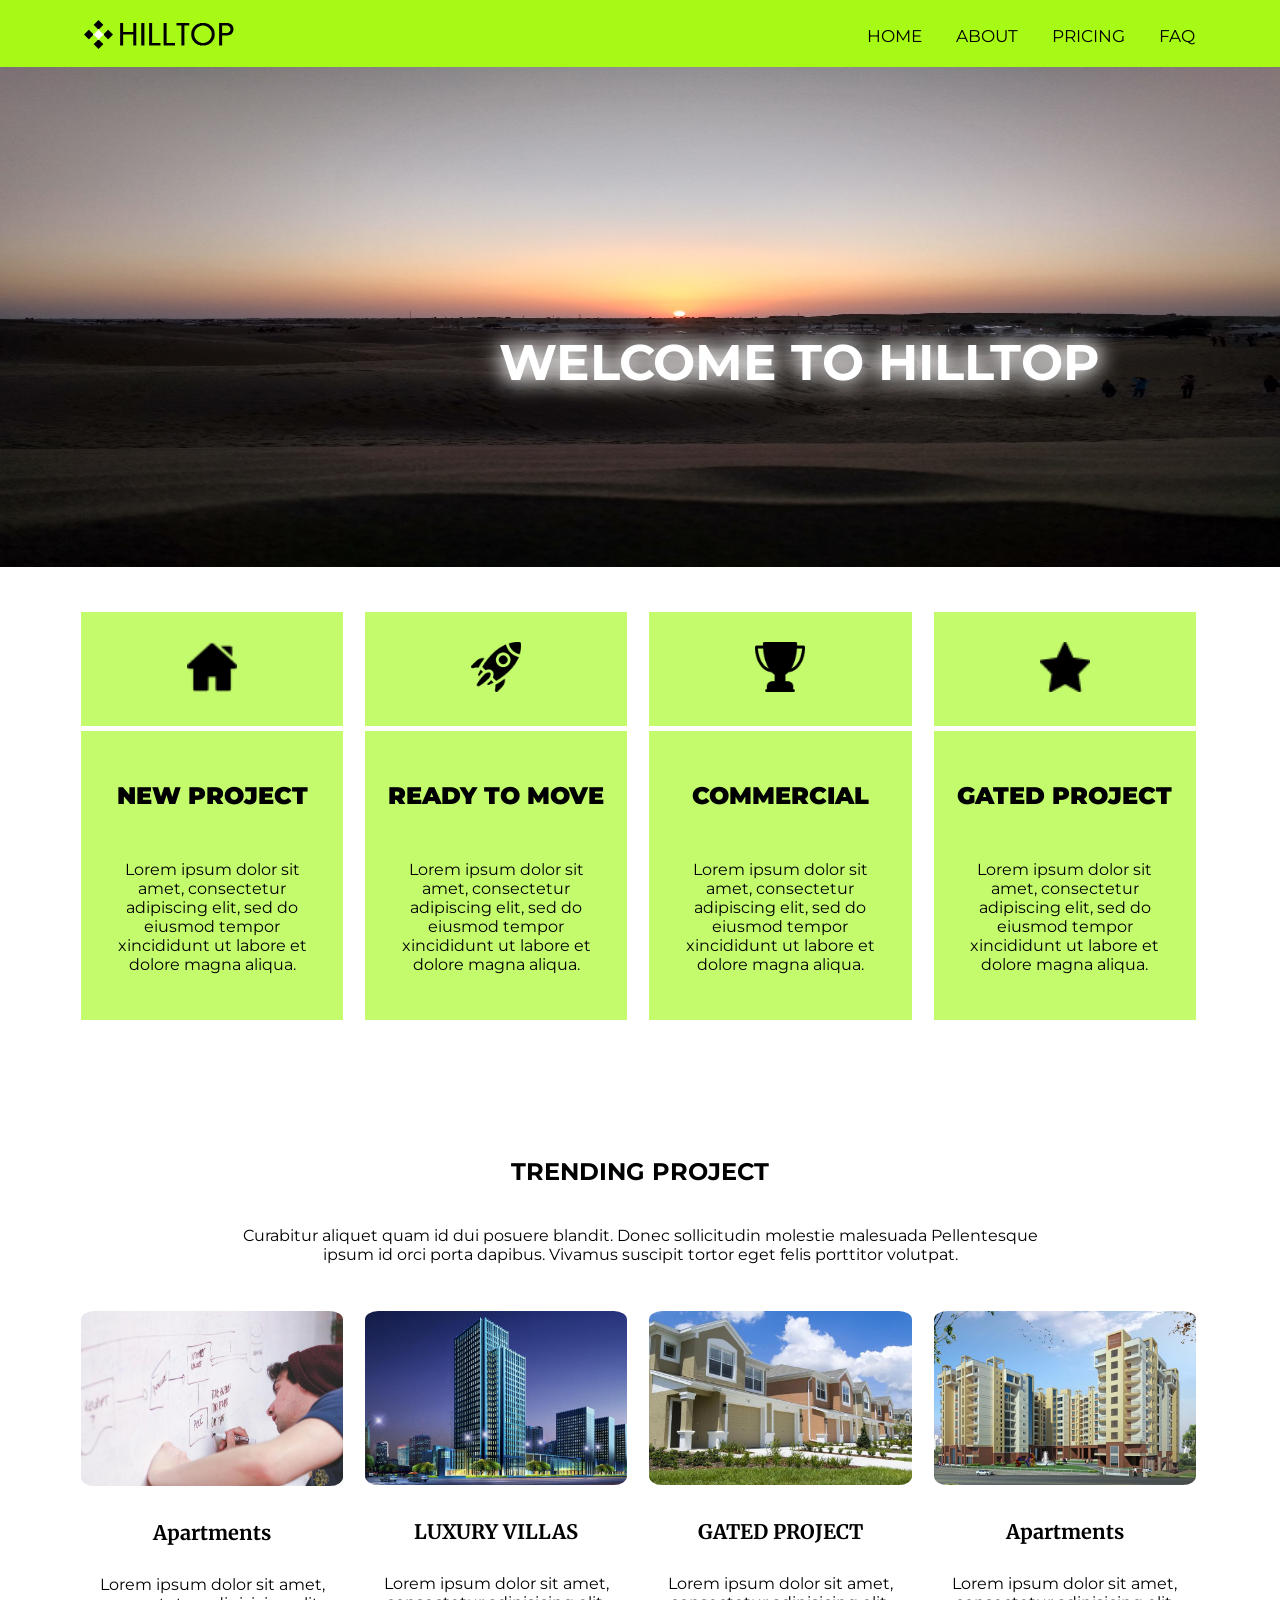
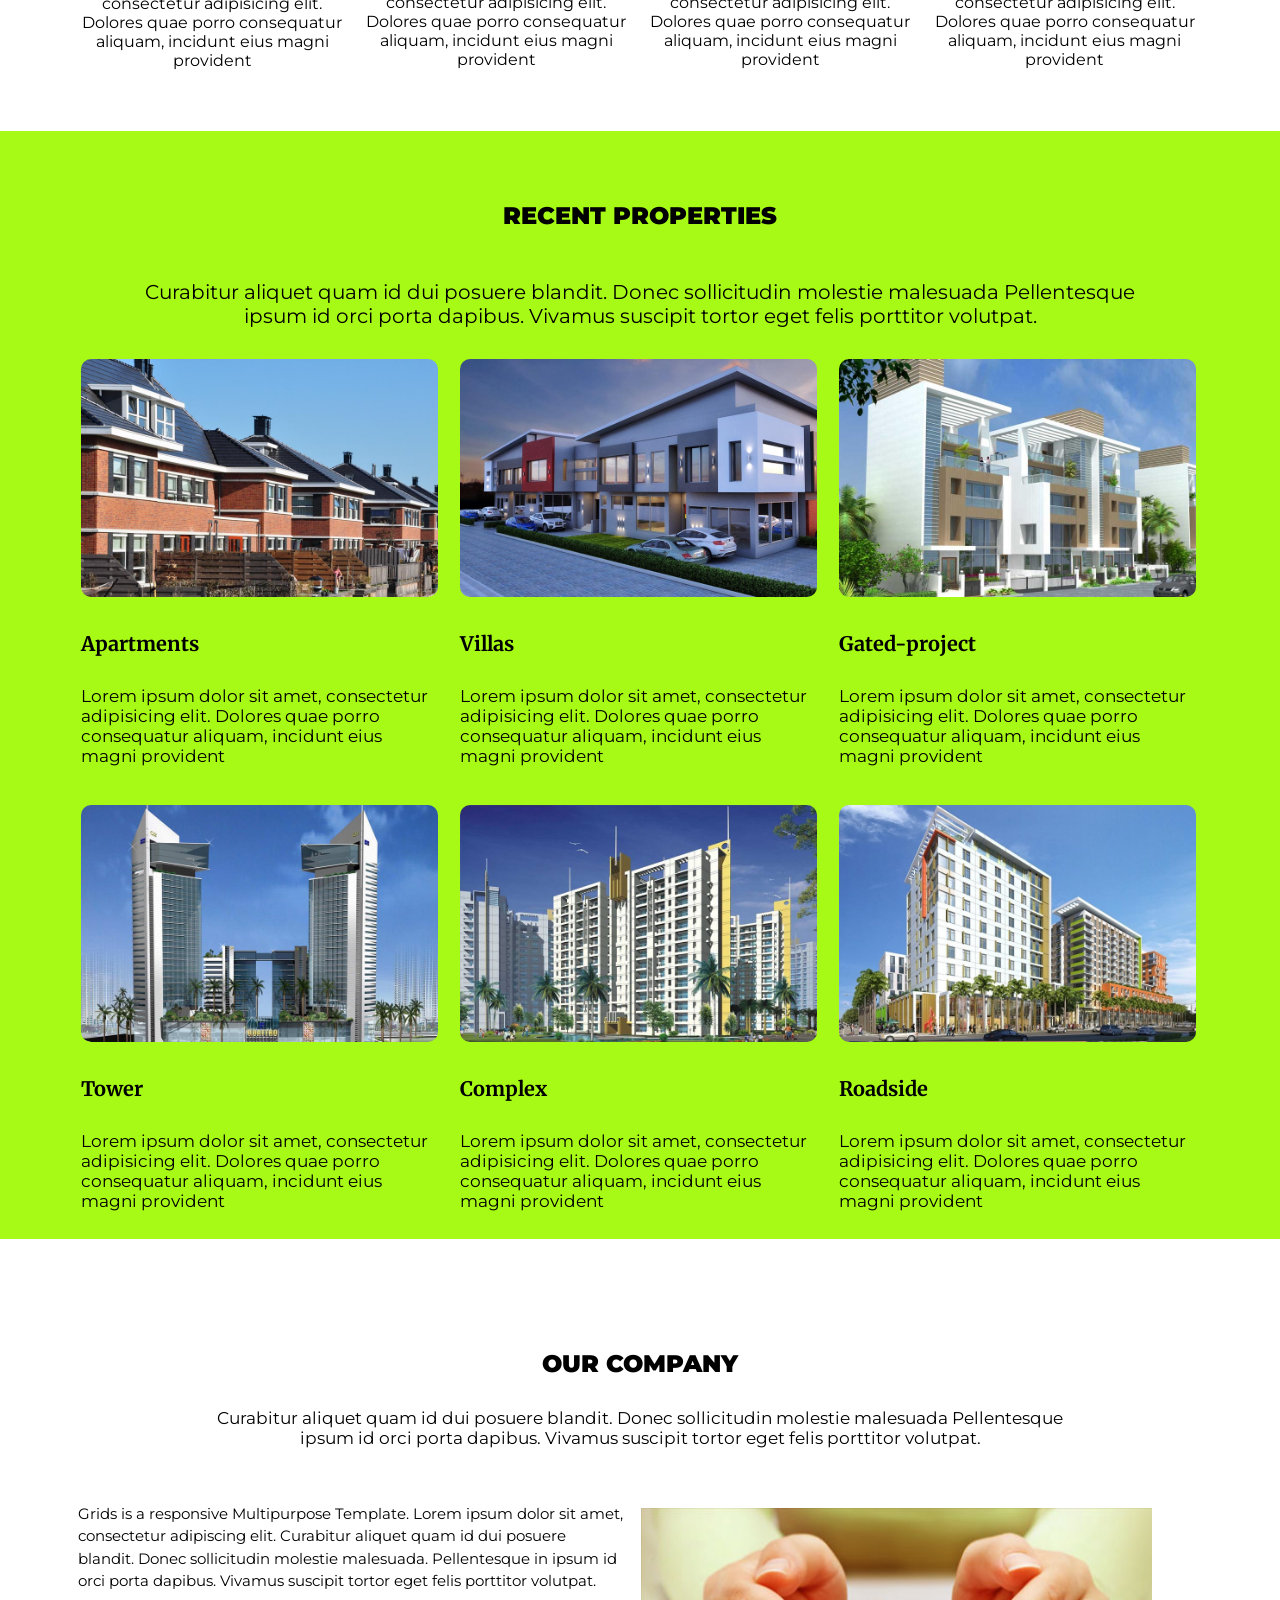
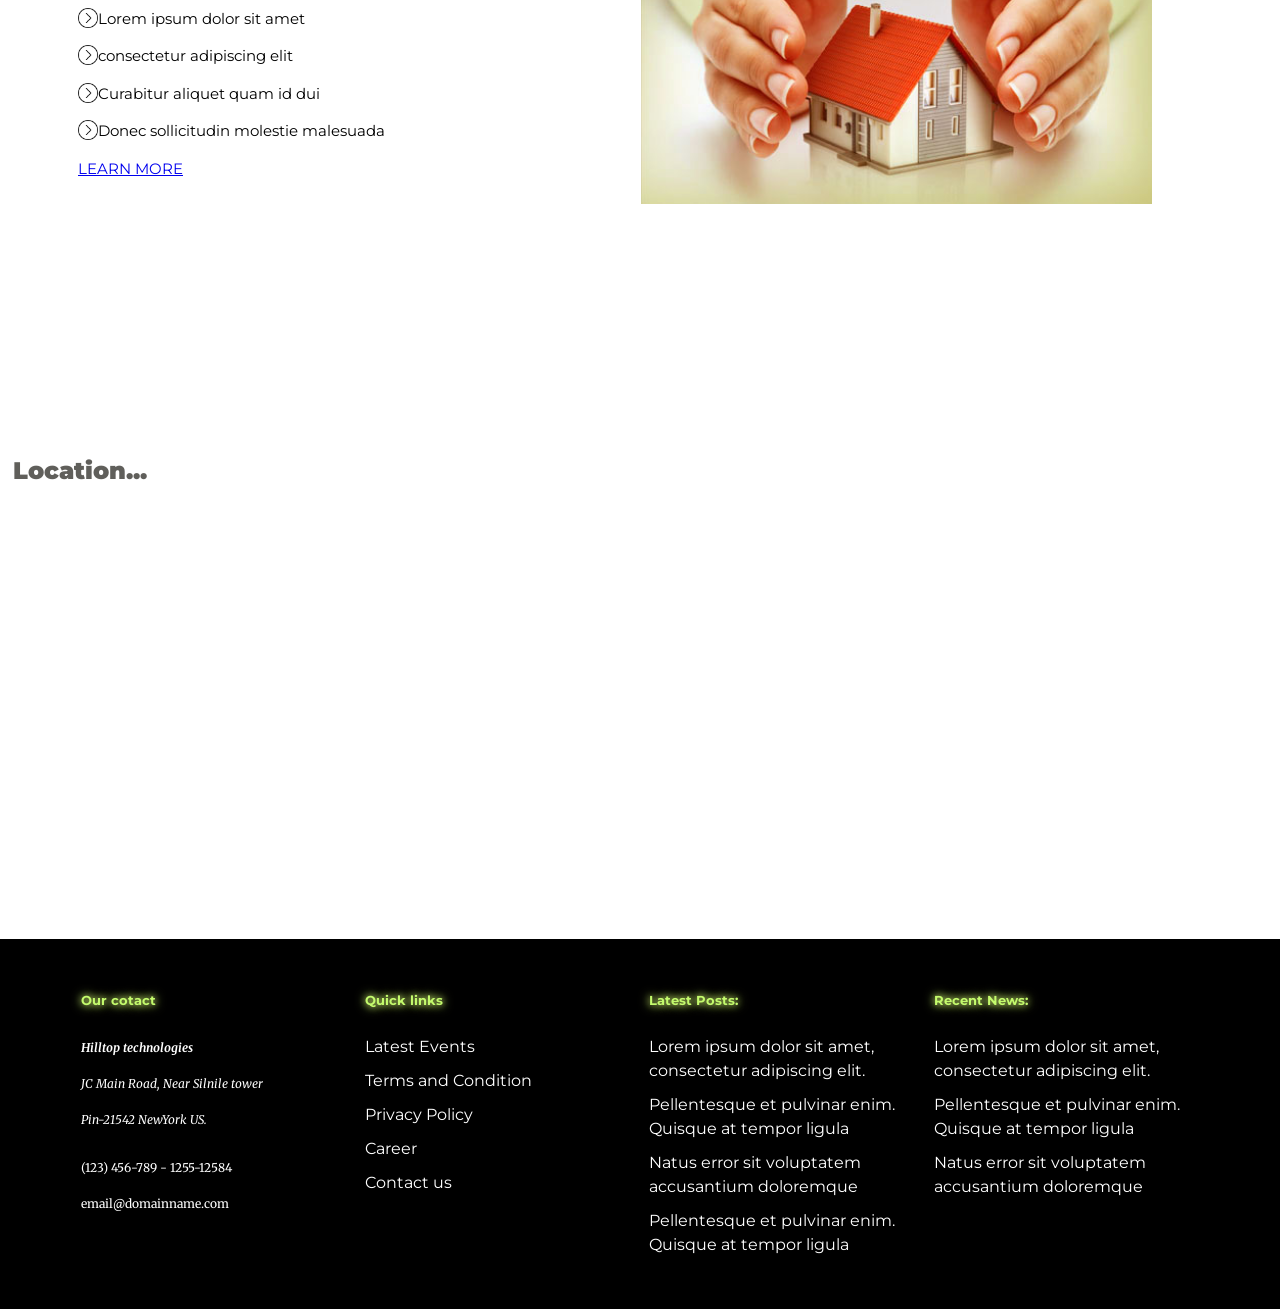
<file: index.html>
<!DOCTYPE html>
<html lang="en">
<head>
    <meta charset="UTF-8">
    <title>Document</title>
    <link rel="stylesheet" href="css/Hilltop.css">
    <link rel="preconnect" href="https://fonts.googleapis.com">
<link rel="preconnect" href="https://fonts.gstatic.com" crossorigin>
<link href="https://fonts.googleapis.com/css2?family=Merriweather&family=
Montserrat&family=Ubuntu&display=swap" rel="stylesheet">
</head>
<body>
    
    <header>
        <div class="wrap">
            <div class="main-header clearflix">
                <div class="left">
                    <img src="image/Logo.png" alt="Company Logo">
                </div>
                <div class="right">
                  <ul>
                    <li>
                        <a href="">HOME</a>
                    </li>
                    <li>
                        <a href="">ABOUT</a>
                    </li>
                    <li>
                        <a href="">PRICING</a>
                    </li>
                    <LI>
                        <a href="">FAQ</a>
                    </LI>
                  </ul>
                </div>
            </div>
        </div>
    </header>
        <section>
            <div class="banner">
              <img src="image/IMG_20191008_182343_HDR.jpg" alt="banner image">
              <div class="banner-content">
                <h1>WELCOME TO HILLTOP</h1>
              </div>
            </div>
        </section>
        <section class="card-section" id="aboutSection">
            <div class="wrap">
            <div class="row clearflix">
                <div class="column">
                    <img src="image/home-run.png" alt="home-img">
                    <div class="image-border"></div>
                    <h2>NEW PROJECT</h2>
                    <p class="card-para">Lorem ipsum dolor sit amet, 
                        consectetur adipiscing elit, sed do eiusmod tempor 
                        xincididunt ut labore et dolore magna aliqua.</p>
                    </div>
                    <div class="column">
                        <img src="image/rocket.png" alt="rocket-img">
                        <div  class="image-border"></div>
                        <h2>READY TO MOVE</h2>
                        <p class="card-para">Lorem ipsum dolor sit amet, 
                            consectetur adipiscing elit, sed do eiusmod tempor 
                            xincididunt ut labore et dolore magna aliqua.</p>
                    </div>
                    <div class="column">
                        <img src="image/cup.png" alt="cup-img">
                        <div  class="image-border"></div>
                        <h2>COMMERCIAL</h2>
                        <p class="card-para">Lorem ipsum dolor sit amet, 
                            consectetur adipiscing elit, sed do eiusmod tempor 
                            xincididunt ut labore et dolore magna aliqua.</p>
                    </div>
                    <div class="column">
                        <img src="image/star.png" alt="star-img">
                        <div  class="image-border"></div>
                        <h2>GATED PROJECT</h2>
                        <p class="card-para">Lorem ipsum dolor sit amet, 
                            consectetur adipiscing elit, sed do eiusmod tempor 
                            xincididunt ut labore et dolore magna aliqua.</p>
                    </div>
                </div>
            </div>
        </section>
        <section class="extra">
            <div class="wrap">
                <div class="section-title">
                <h2 class="section-heading">TRENDING PROJECT</h2>
                <p class="section-para">
                    Curabitur aliquet quam id dui posuere blandit. 
                    Donec sollicitudin molestie malesuada Pellentesque 
                    <br>
                    ipsum id orci porta dapibus. 
                    Vivamus suscipit tortor eget felis porttitor volutpat.
                </p>
                <div class="row clearflix">
                    <div class="section-column">
                        <img class="img-section-trending" 
                        src="image/Logic.jpg" alt="section-trending-img-1">

                        <h3 class="image-heading">Apartments</h3>
                        <p class="image-content">
                            Lorem ipsum dolor sit amet, 
                            consectetur adipisicing elit. 
                            Dolores quae porro consequatur aliquam, 
                            incidunt eius magni provident</p>
                      </div>
                      <div class="section-column">
                        <img class="img-section-trending" 
                        src="image/Luxury Villas.jpg" alt="section-trending-img-1">
                        <h3 class="image-heading">LUXURY VILLAS</h3>
                        <p class="image-content">Lorem ipsum dolor sit amet, 
                            consectetur adipisicing elit. Dolores quae porro 
                            consequatur aliquam, incidunt eius magni provident</p>
                      </div>
                      <div class="section-column">
                        <img class="img-section-trending" 
                        src="image/Bari.jpg" alt="section-trending-img-1">
                        <h3 class="image-heading">GATED PROJECT</h3>
                        <p class="image-content">Lorem ipsum dolor sit amet, 
                            consectetur adipisicing elit. Dolores quae porro 
                            consequatur aliquam, incidunt eius magni provident</p>
                      </div>
                      <div class="section-column">
                        <img class="img-section-trending" 
                        src="image/complex-1.jpg" alt="section-trending-img-1">
                        <h3 class="image-heading">Apartments</h3>
                        <p class="image-content">Lorem ipsum dolor sit amet, 
                            consectetur adipisicing elit. Dolores quae porro 
                            consequatur aliquam, incidunt eius magni provident</p>
                      </div>
                </div>
            </div>
            </div>
        </section>
        <section id="property">
            <div class="wrap">
                <div class="description">
                    <h2 class="property-heading">RECENT PROPERTIES</h2>
                        <p class="property-para">
                            Curabitur aliquet quam id dui posuere blandit. 
                            Donec sollicitudin molestie malesuada Pellentesque
                            <br>
                            ipsum id orci porta dapibus. Vivamus suscipit 
                            tortor eget felis porttitor volutpat.
                          </p>
                    </div>
                    <div class="properti-row clearflix">
                        <div class="property-column">
                            <img class="property-image" 
                            src="image/Apartment.jpg" alt="Apartment's img">
                            <h3>Apartments</h3>
                            <p class="property-row-para">Lorem ipsum dolor sit amet, 
                                consectetur adipisicing elit. Dolores quae porro 
                                consequatur aliquam, incidunt eius magni provident</p>
                          </div>
                          <div class="property-column">
                            <img class="property-image" src="image/Villas.jpg" 
                            alt="Apartment's img">
                            <h3>Villas</h3>
                            <p class="property-row-para">Lorem ipsum dolor sit amet, 
                                consectetur adipisicing elit. Dolores quae porro 
                                consequatur aliquam, incidunt eius magni provident</p>
                          </div>
                          <div class="property-column">
                            <img class="property-image" 
                            src="image/Gated Projects.jpg" alt="Apartment's img">
                            <h3>Gated-project</h3>
                            <p class="property-row-para">Lorem ipsum dolor sit amet, 
                                consectetur adipisicing elit. Dolores quae porro 
                                consequatur aliquam, incidunt eius magni provident</p>
                            </div>
                    <div class="property-row clearfix">
                        <div class="property-column">
                          <img class="property-image" src="image/Tower.jpg" 
                          alt="Apartment's img">
                          <h3>Tower</h3>
                          <p class="property-row-para">Lorem ipsum dolor sit amet, 
                            consectetur adipisicing elit. Dolores quae porro 
                            consequatur aliquam, incidunt eius magni provident</p>
              
                        </div>
              
                        <div class="property-column">
                          <img class="property-image" src="image/Complex.jpg" 
                          alt="Apartment's img">
                          <h3>Complex</h3>
                          <p class="property-row-para">Lorem ipsum dolor sit amet, 
                            consectetur adipisicing elit. Dolores quae porro 
                            consequatur aliquam, incidunt eius magni provident</p>
              
                        </div>
              
                        <div class="property-column">
                          <img class="property-image" src="image/Roadside.jpg" 
                          alt="Apartment's img">
                          <h3>Roadside</h3>
                          <p class="property-row-para">Lorem ipsum dolor sit amet,
                             consectetur adipisicing elit. Dolores quae porro 
                             consequatur aliquam, incidunt eius magni provident</p>
                        </div>
                      </div>
                    </div>
            </div>
        </section>
        <section class="our-company">
            <div class="wrap">
                <div class="company-description">
                    <h2>OUR COMPANY</h2>
                    <p class="company-description-para">
                      Curabitur aliquet quam id dui posuere blandit. 
                      Donec sollicitudin molestie malesuada Pellentesque
                      <br>
                      ipsum id orci porta dapibus. Vivamus suscipit tortor eget 
                      felis porttitor volutpat.
                    </p>
          
                  </div>
                  <div class="our-company-row clearflix">
                    <div class="our-company-column">
                        <div class="about-text">
                            <p>Grids is a responsive Multipurpose Template. 
                                Lorem ipsum dolor sit amet, consectetur adipiscing elit.
                                Curabitur aliquet quam id dui posuere blandit. 
                                Donec sollicitudin molestie malesuada.
                                Pellentesque in ipsum id orci porta dapibus. 
                                Vivamus suscipit tortor eget felis porttitor 
                                volutpat.</p>
                                <ul class="list">
                                    <li>
                                      <img class="arrow-point" src="image/right.png" 
                                      alt="arrow-img">
                                      <p class="points">Lorem ipsum 
                                        dolor sit amet</p>
                    
                                    </li>
                                    <li>
                                      <img class="arrow-point" 
                                      src="image/right.png" alt="arrow-img">
                                      <p class="points">consectetur 
                                        adipiscing elit</p>
                    
                                    </li>
                                    <li>
                                      <img class="arrow-point" 
                                      src="image/right.png" alt="arrow-img">
                                      <p class="points">Curabitur aliquet 
                                        quam id dui</p>
                    
                                    </li>
                                    <li>
                                      <img class="arrow-point" 
                                      src="image/right.png" alt="arrow-img">
                                      <p class="points">Donec sollicitudin 
                                        molestie malesuada</p>
                    
                                    </li>
                                    <li><a href="#" class="myButton">
                                        LEARN MORE</a></li>
                                  </ul>
                        </div>
                    </div>
                    <div class="our-company-column">
                        <img class="our-company-image" src="image/Company.jpg" 
                        alt="our-company-image">
                    </div>
                  </div>
            </div>
        </section>
        <!-- Google map -->
        <section class="map">
            <h2 class="location">Location...</h2>
            <iframe src="https://www.google.com/maps/embed?pb=!1m18!1m12!1m3!1d2595.4629681318183!2d88.4288099157112!3d22.575497459601998!2m3!1f0!2f0!3f0!3m2!1i1024!2i768!4f13.1!3m3!1m2!1s0x3a0275b0941c4b39%3A0xeac679d61b1f6e92!2sBengal%20Eco%20Intelligent%20Park%2C%20EM%20Block%2C%20Sector%20V%2C%20Bidhannagar%2C%20Kolkata%2C%20West%20Bengal%20700091!5e0!3m2!1sen!2sin!4v1666179657044!5m2!1sen!2sin" width="100%" height="450" style="border:0;" allowfullscreen="" loading="lazy" referrerpolicy="no-referrer-when-downgrade"></iframe>

        </section>
        <footer class="footer-background">
            <div class="wrap">
                <div class="row-footer clearflix">
                    <div class="column-footer">
                        <h5>Our cotact</h5>
                        <address class="company-address">
                            <strong>Hilltop technologies</strong>
                            <br>
                            JC Main Road, Near Silnile tower
                            <br>
                            Pin-21542 NewYork US.
              
                          </address>
                          <p class="company-phone">
                            (123) 456-789 - 1255-12584
                            <br>
                            email@domainname.com
                          </p>
                    </div>
                    <div class="column-footer">
                        <h5>Quick links</h5>
                        <ul class="footer-list">
                            <li class="list-item">
                                <a class="footer-links" href="#">Latest Events</a>
                            </li>
                            <li class="list-item">
                                <a class="footer-links" href="#">Terms and Condition</a>
                            </li>
                            <li class="list-item">
                                <a class="footer-links" href="#">Privacy Policy</a>
                            </li>
                            <li class="list-item">
                                <a class="footer-links" href="#">Career</a>
                            </li>
                            <li class="list-item">
                                <a class="footer-links" href="#">Contact us</a>
                            </li>
                        </ul>
                    </div>
                    <div class="column-footer">
                        <h5>Latest Posts:</h5>
                        <ul class="footer-list">
                          <li class="list-item">
                            <a class="footer-links" href="#">Lorem ipsum dolor sit 
                                amet, consectetur adipiscing elit.</a>
                          </li>
                          <li class="list-item">
                            <a class="footer-links" href="#">Pellentesque et 
                                pulvinar enim. Quisque at tempor ligula</a>
                          </li>
                          <li class="list-item">
                            <a class="footer-links" href="#">Natus error sit 
                                voluptatem accusantium doloremque</a>
                          </li>
                          <li class="list-item">
                            <a class="footer-links" href="#">Pellentesque et 
                                pulvinar enim. Quisque at tempor ligula</a>
                          </li>
                        </ul>
            
                      </div>
                      <div class="column-footer">
                        <h5>Recent News:</h5>
                        <ul class="footer-list">
                          <li class="list-item">
                            <a class="footer-links" href="#">Lorem ipsum dolor sit 
                                amet, consectetur adipiscing elit.</a>
                          </li>
                          <li class="list-item">
                            <a class="footer-links" href="#">Pellentesque et pulvinar 
                                enim. Quisque at tempor ligula</a>
                          </li>
                          <li class="list-item">
                            <a class="footer-links" href="#">Natus error sit 
                                voluptatem accusantium doloremque</a>
                          </li>
                        </ul>
            
                      </div>
                </div>
            </div>
        </footer>
    
    
</body>
</html>
</file>
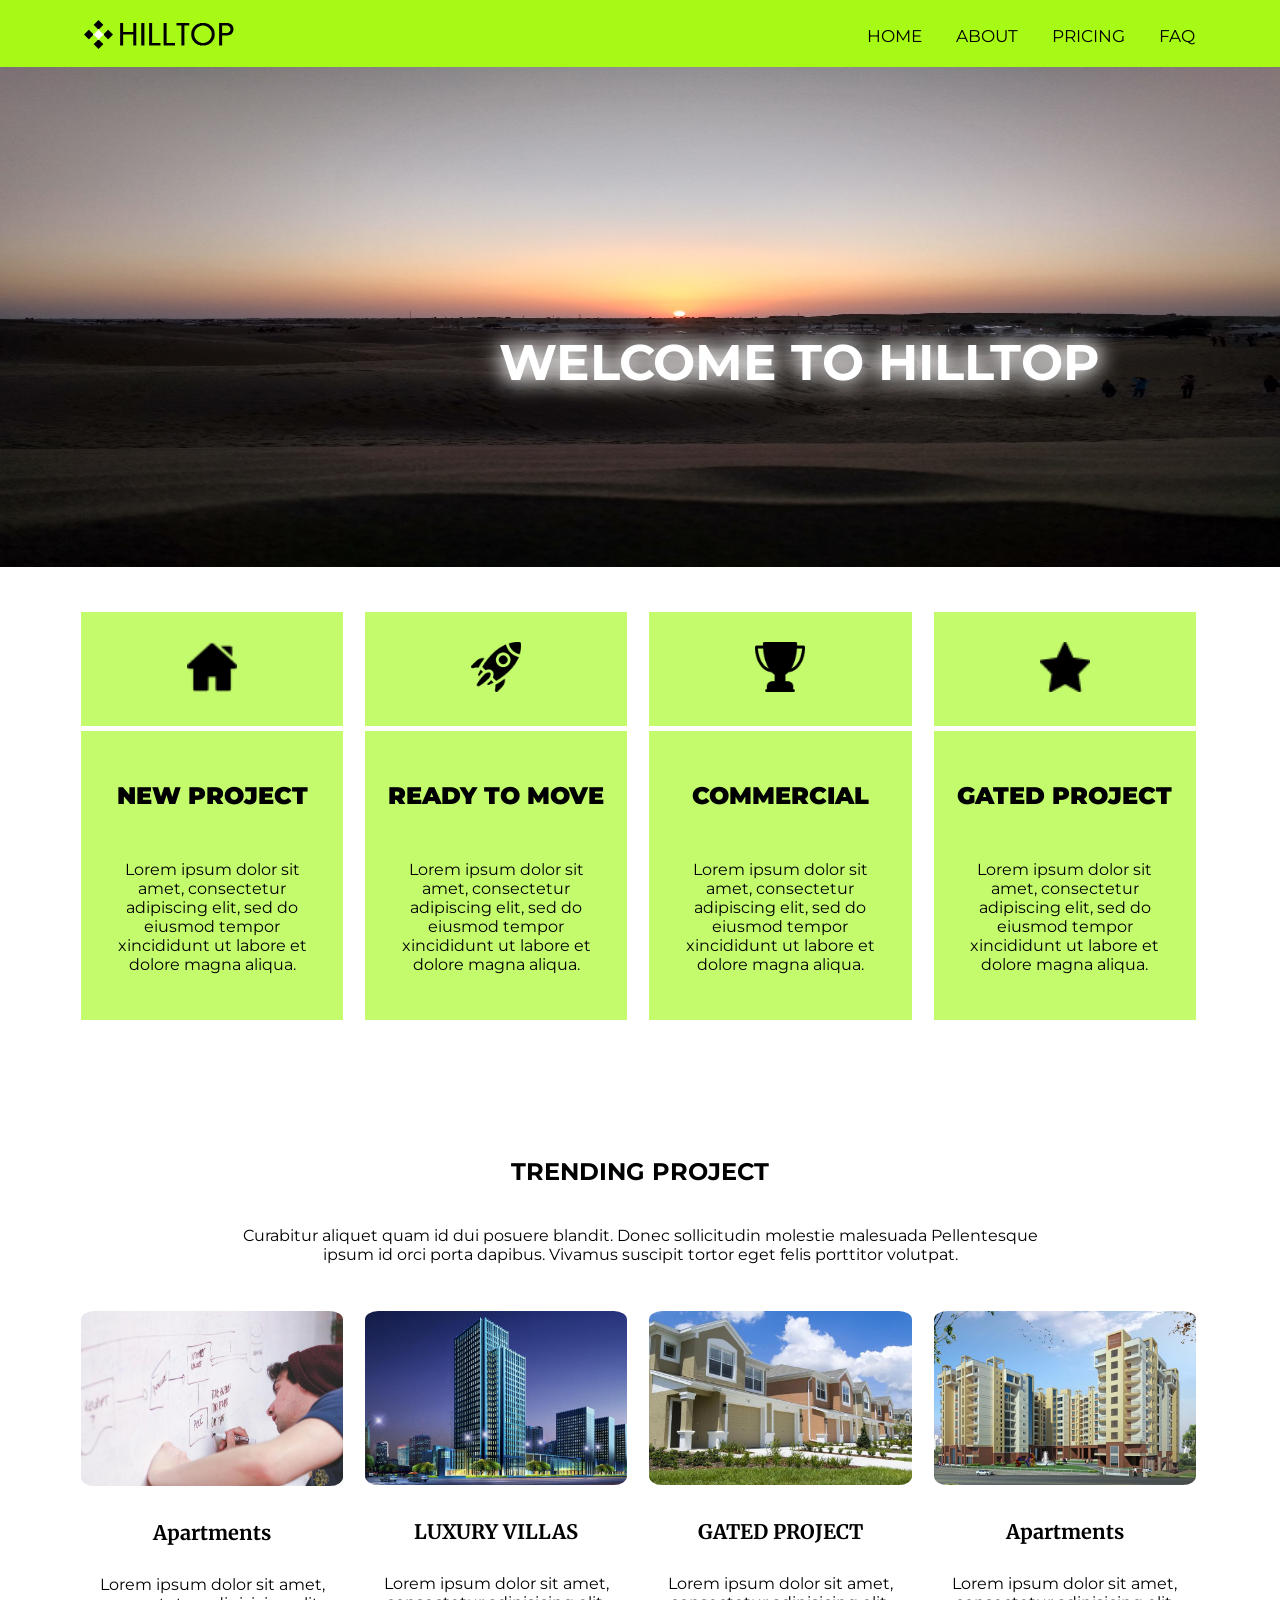
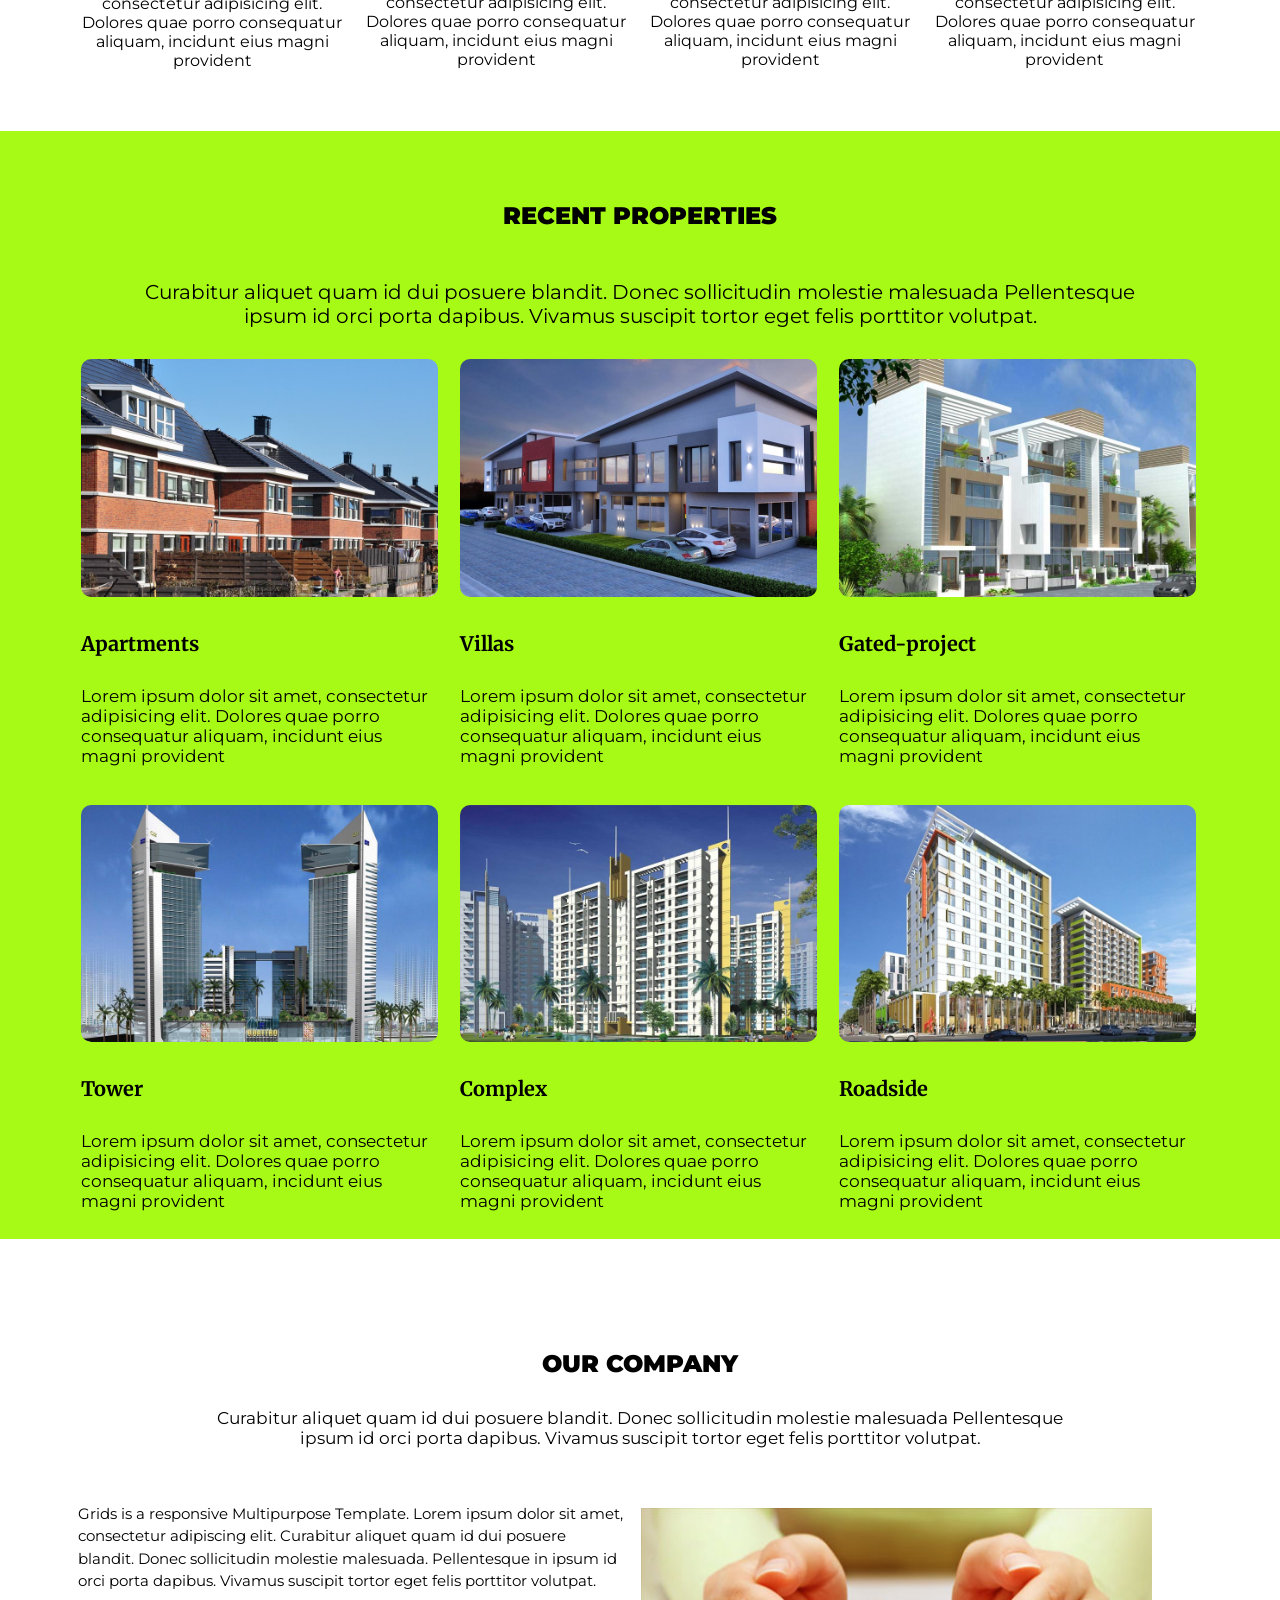
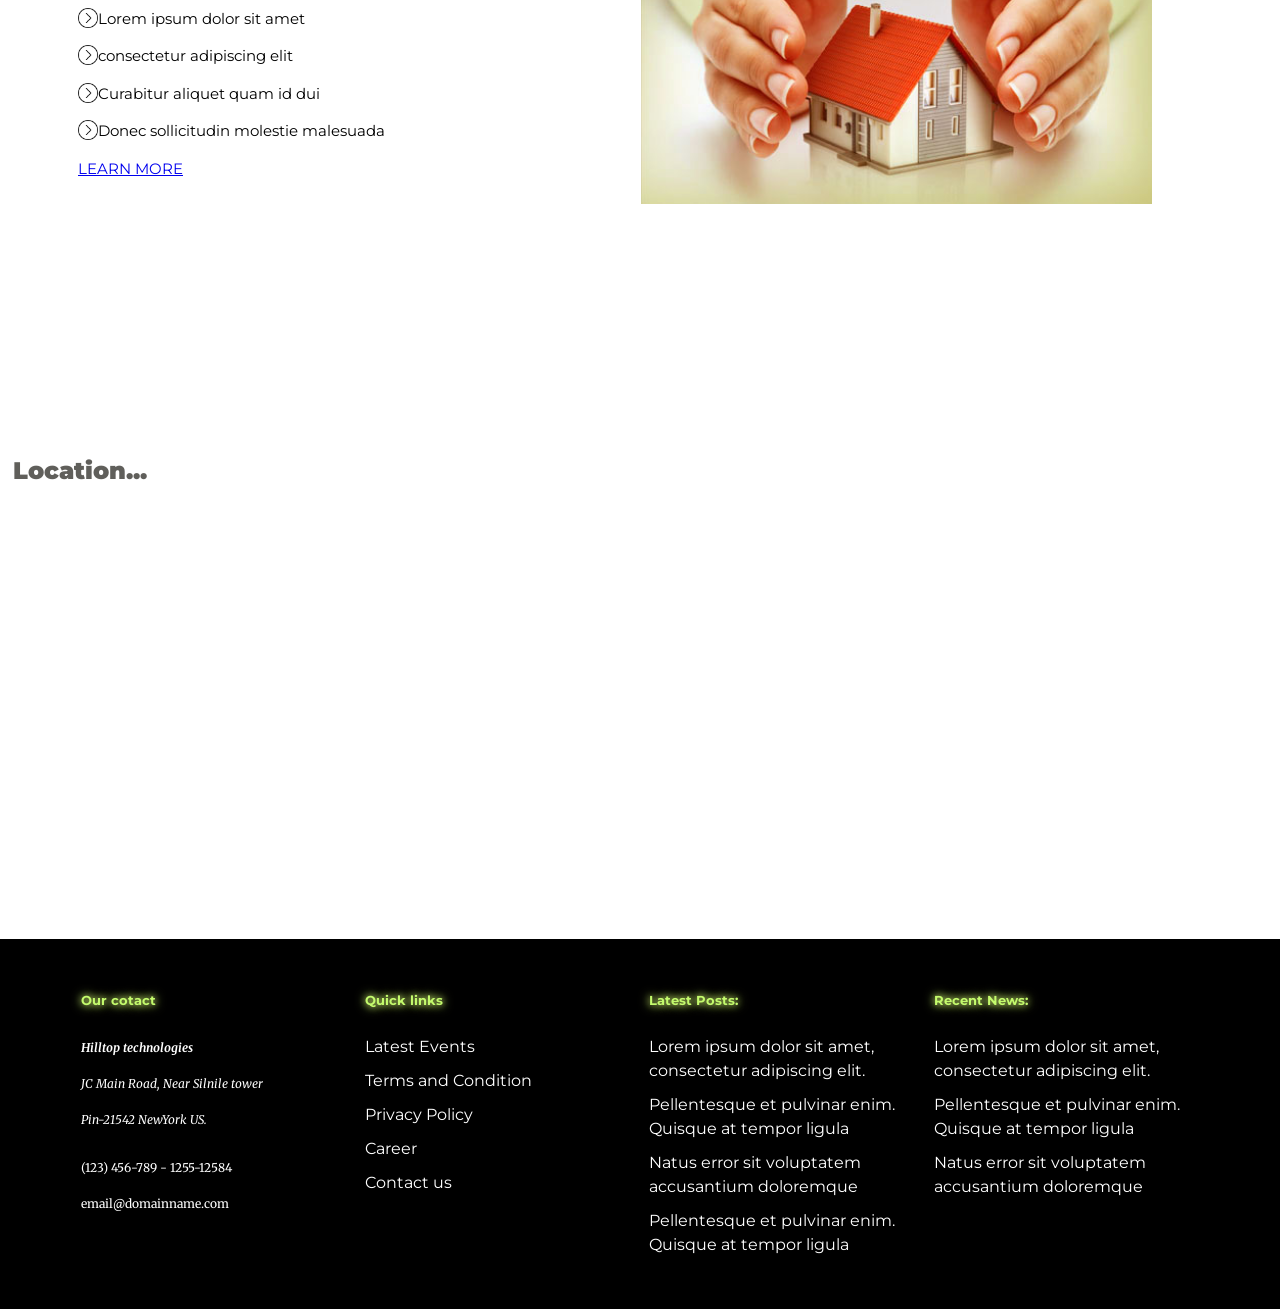
<file: Hilltop.html>
<!DOCTYPE html>
<html lang="en">
<head>
    <meta charset="UTF-8">
    <title>Document</title>
    <link rel="stylesheet" href="css/Hilltop.css">
    <link rel="preconnect" href="https://fonts.googleapis.com">
<link rel="preconnect" href="https://fonts.gstatic.com" crossorigin>
<link href="https://fonts.googleapis.com/css2?family=Merriweather&family=
Montserrat&family=Ubuntu&display=swap" rel="stylesheet">
</head>
<body>
    
    <header>
        <div class="wrap">
            <div class="main-header clearflix">
                <div class="left">
                    <img src="image/Logo.png" alt="Company Logo">
                </div>
                <div class="right">
                  <ul>
                    <li>
                        <a href="">HOME</a>
                    </li>
                    <li>
                        <a href="">ABOUT</a>
                    </li>
                    <li>
                        <a href="">PRICING</a>
                    </li>
                    <LI>
                        <a href="">FAQ</a>
                    </LI>
                  </ul>
                </div>
            </div>
        </div>
    </header>
        <section>
            <div class="banner">
              <img src="image/IMG_20191008_182343_HDR.jpg" alt="banner image">
              <div class="banner-content">
                <h1>WELCOME TO HILLTOP</h1>
              </div>
            </div>
        </section>
        <section class="card-section" id="aboutSection">
            <div class="wrap">
            <div class="row clearflix">
                <div class="column">
                    <img src="image/home-run.png" alt="home-img">
                    <div class="image-border"></div>
                    <h2>NEW PROJECT</h2>
                    <p class="card-para">Lorem ipsum dolor sit amet, 
                        consectetur adipiscing elit, sed do eiusmod tempor 
                        xincididunt ut labore et dolore magna aliqua.</p>
                    </div>
                    <div class="column">
                        <img src="image/rocket.png" alt="rocket-img">
                        <div  class="image-border"></div>
                        <h2>READY TO MOVE</h2>
                        <p class="card-para">Lorem ipsum dolor sit amet, 
                            consectetur adipiscing elit, sed do eiusmod tempor 
                            xincididunt ut labore et dolore magna aliqua.</p>
                    </div>
                    <div class="column">
                        <img src="image/cup.png" alt="cup-img">
                        <div  class="image-border"></div>
                        <h2>COMMERCIAL</h2>
                        <p class="card-para">Lorem ipsum dolor sit amet, 
                            consectetur adipiscing elit, sed do eiusmod tempor 
                            xincididunt ut labore et dolore magna aliqua.</p>
                    </div>
                    <div class="column">
                        <img src="image/star.png" alt="star-img">
                        <div  class="image-border"></div>
                        <h2>GATED PROJECT</h2>
                        <p class="card-para">Lorem ipsum dolor sit amet, 
                            consectetur adipiscing elit, sed do eiusmod tempor 
                            xincididunt ut labore et dolore magna aliqua.</p>
                    </div>
                </div>
            </div>
        </section>
        <section class="extra">
            <div class="wrap">
                <div class="section-title">
                <h2 class="section-heading">TRENDING PROJECT</h2>
                <p class="section-para">
                    Curabitur aliquet quam id dui posuere blandit. 
                    Donec sollicitudin molestie malesuada Pellentesque 
                    <br>
                    ipsum id orci porta dapibus. 
                    Vivamus suscipit tortor eget felis porttitor volutpat.
                </p>
                <div class="row clearflix">
                    <div class="section-column">
                        <img class="img-section-trending" 
                        src="image/Logic.jpg" alt="section-trending-img-1">

                        <h3 class="image-heading">Apartments</h3>
                        <p class="image-content">
                            Lorem ipsum dolor sit amet, 
                            consectetur adipisicing elit. 
                            Dolores quae porro consequatur aliquam, 
                            incidunt eius magni provident</p>
                      </div>
                      <div class="section-column">
                        <img class="img-section-trending" 
                        src="image/Luxury Villas.jpg" alt="section-trending-img-1">
                        <h3 class="image-heading">LUXURY VILLAS</h3>
                        <p class="image-content">Lorem ipsum dolor sit amet, 
                            consectetur adipisicing elit. Dolores quae porro 
                            consequatur aliquam, incidunt eius magni provident</p>
                      </div>
                      <div class="section-column">
                        <img class="img-section-trending" 
                        src="image/Bari.jpg" alt="section-trending-img-1">
                        <h3 class="image-heading">GATED PROJECT</h3>
                        <p class="image-content">Lorem ipsum dolor sit amet, 
                            consectetur adipisicing elit. Dolores quae porro 
                            consequatur aliquam, incidunt eius magni provident</p>
                      </div>
                      <div class="section-column">
                        <img class="img-section-trending" 
                        src="image/complex-1.jpg" alt="section-trending-img-1">
                        <h3 class="image-heading">Apartments</h3>
                        <p class="image-content">Lorem ipsum dolor sit amet, 
                            consectetur adipisicing elit. Dolores quae porro 
                            consequatur aliquam, incidunt eius magni provident</p>
                      </div>
                </div>
            </div>
            </div>
        </section>
        <section id="property">
            <div class="wrap">
                <div class="description">
                    <h2 class="property-heading">RECENT PROPERTIES</h2>
                        <p class="property-para">
                            Curabitur aliquet quam id dui posuere blandit. 
                            Donec sollicitudin molestie malesuada Pellentesque
                            <br>
                            ipsum id orci porta dapibus. Vivamus suscipit 
                            tortor eget felis porttitor volutpat.
                          </p>
                    </div>
                    <div class="properti-row clearflix">
                        <div class="property-column">
                            <img class="property-image" 
                            src="image/Apartment.jpg" alt="Apartment's img">
                            <h3>Apartments</h3>
                            <p class="property-row-para">Lorem ipsum dolor sit amet, 
                                consectetur adipisicing elit. Dolores quae porro 
                                consequatur aliquam, incidunt eius magni provident</p>
                          </div>
                          <div class="property-column">
                            <img class="property-image" src="image/Villas.jpg" 
                            alt="Apartment's img">
                            <h3>Villas</h3>
                            <p class="property-row-para">Lorem ipsum dolor sit amet, 
                                consectetur adipisicing elit. Dolores quae porro 
                                consequatur aliquam, incidunt eius magni provident</p>
                          </div>
                          <div class="property-column">
                            <img class="property-image" 
                            src="image/Gated Projects.jpg" alt="Apartment's img">
                            <h3>Gated-project</h3>
                            <p class="property-row-para">Lorem ipsum dolor sit amet, 
                                consectetur adipisicing elit. Dolores quae porro 
                                consequatur aliquam, incidunt eius magni provident</p>
                            </div>
                    <div class="property-row clearfix">
                        <div class="property-column">
                          <img class="property-image" src="image/Tower.jpg" 
                          alt="Apartment's img">
                          <h3>Tower</h3>
                          <p class="property-row-para">Lorem ipsum dolor sit amet, 
                            consectetur adipisicing elit. Dolores quae porro 
                            consequatur aliquam, incidunt eius magni provident</p>
              
                        </div>
              
                        <div class="property-column">
                          <img class="property-image" src="image/Complex.jpg" 
                          alt="Apartment's img">
                          <h3>Complex</h3>
                          <p class="property-row-para">Lorem ipsum dolor sit amet, 
                            consectetur adipisicing elit. Dolores quae porro 
                            consequatur aliquam, incidunt eius magni provident</p>
              
                        </div>
              
                        <div class="property-column">
                          <img class="property-image" src="image/Roadside.jpg" 
                          alt="Apartment's img">
                          <h3>Roadside</h3>
                          <p class="property-row-para">Lorem ipsum dolor sit amet,
                             consectetur adipisicing elit. Dolores quae porro 
                             consequatur aliquam, incidunt eius magni provident</p>
                        </div>
                      </div>
                    </div>
            </div>
        </section>
        <section class="our-company">
            <div class="wrap">
                <div class="company-description">
                    <h2>OUR COMPANY</h2>
                    <p class="company-description-para">
                      Curabitur aliquet quam id dui posuere blandit. 
                      Donec sollicitudin molestie malesuada Pellentesque
                      <br>
                      ipsum id orci porta dapibus. Vivamus suscipit tortor eget 
                      felis porttitor volutpat.
                    </p>
          
                  </div>
                  <div class="our-company-row clearflix">
                    <div class="our-company-column">
                        <div class="about-text">
                            <p>Grids is a responsive Multipurpose Template. 
                                Lorem ipsum dolor sit amet, consectetur adipiscing elit.
                                Curabitur aliquet quam id dui posuere blandit. 
                                Donec sollicitudin molestie malesuada.
                                Pellentesque in ipsum id orci porta dapibus. 
                                Vivamus suscipit tortor eget felis porttitor 
                                volutpat.</p>
                                <ul class="list">
                                    <li>
                                      <img class="arrow-point" src="image/right.png" 
                                      alt="arrow-img">
                                      <p class="points">Lorem ipsum 
                                        dolor sit amet</p>
                    
                                    </li>
                                    <li>
                                      <img class="arrow-point" 
                                      src="image/right.png" alt="arrow-img">
                                      <p class="points">consectetur 
                                        adipiscing elit</p>
                    
                                    </li>
                                    <li>
                                      <img class="arrow-point" 
                                      src="image/right.png" alt="arrow-img">
                                      <p class="points">Curabitur aliquet 
                                        quam id dui</p>
                    
                                    </li>
                                    <li>
                                      <img class="arrow-point" 
                                      src="image/right.png" alt="arrow-img">
                                      <p class="points">Donec sollicitudin 
                                        molestie malesuada</p>
                    
                                    </li>
                                    <li><a href="#" class="myButton">
                                        LEARN MORE</a></li>
                                  </ul>
                        </div>
                    </div>
                    <div class="our-company-column">
                        <img class="our-company-image" src="image/Company.jpg" 
                        alt="our-company-image">
                    </div>
                  </div>
            </div>
        </section>
        <!-- Google map -->
        <section class="map">
            <h2 class="location">Location...</h2>
            <iframe src="https://www.google.com/maps/embed?pb=!1m18!1m12!1m3!1d2595.4629681318183!2d88.4288099157112!3d22.575497459601998!2m3!1f0!2f0!3f0!3m2!1i1024!2i768!4f13.1!3m3!1m2!1s0x3a0275b0941c4b39%3A0xeac679d61b1f6e92!2sBengal%20Eco%20Intelligent%20Park%2C%20EM%20Block%2C%20Sector%20V%2C%20Bidhannagar%2C%20Kolkata%2C%20West%20Bengal%20700091!5e0!3m2!1sen!2sin!4v1666179657044!5m2!1sen!2sin" width="100%" height="450" style="border:0;" allowfullscreen="" loading="lazy" referrerpolicy="no-referrer-when-downgrade"></iframe>

        </section>
        <footer class="footer-background">
            <div class="wrap">
                <div class="row-footer clearflix">
                    <div class="column-footer">
                        <h5>Our cotact</h5>
                        <address class="company-address">
                            <strong>Hilltop technologies</strong>
                            <br>
                            JC Main Road, Near Silnile tower
                            <br>
                            Pin-21542 NewYork US.
              
                          </address>
                          <p class="company-phone">
                            (123) 456-789 - 1255-12584
                            <br>
                            email@domainname.com
                          </p>
                    </div>
                    <div class="column-footer">
                        <h5>Quick links</h5>
                        <ul class="footer-list">
                            <li class="list-item">
                                <a class="footer-links" href="#">Latest Events</a>
                            </li>
                            <li class="list-item">
                                <a class="footer-links" href="#">Terms and Condition</a>
                            </li>
                            <li class="list-item">
                                <a class="footer-links" href="#">Privacy Policy</a>
                            </li>
                            <li class="list-item">
                                <a class="footer-links" href="#">Career</a>
                            </li>
                            <li class="list-item">
                                <a class="footer-links" href="#">Contact us</a>
                            </li>
                        </ul>
                    </div>
                    <div class="column-footer">
                        <h5>Latest Posts:</h5>
                        <ul class="footer-list">
                          <li class="list-item">
                            <a class="footer-links" href="#">Lorem ipsum dolor sit 
                                amet, consectetur adipiscing elit.</a>
                          </li>
                          <li class="list-item">
                            <a class="footer-links" href="#">Pellentesque et 
                                pulvinar enim. Quisque at tempor ligula</a>
                          </li>
                          <li class="list-item">
                            <a class="footer-links" href="#">Natus error sit 
                                voluptatem accusantium doloremque</a>
                          </li>
                          <li class="list-item">
                            <a class="footer-links" href="#">Pellentesque et 
                                pulvinar enim. Quisque at tempor ligula</a>
                          </li>
                        </ul>
            
                      </div>
                      <div class="column-footer">
                        <h5>Recent News:</h5>
                        <ul class="footer-list">
                          <li class="list-item">
                            <a class="footer-links" href="#">Lorem ipsum dolor sit 
                                amet, consectetur adipiscing elit.</a>
                          </li>
                          <li class="list-item">
                            <a class="footer-links" href="#">Pellentesque et pulvinar 
                                enim. Quisque at tempor ligula</a>
                          </li>
                          <li class="list-item">
                            <a class="footer-links" href="#">Natus error sit 
                                voluptatem accusantium doloremque</a>
                          </li>
                        </ul>
            
                      </div>
                </div>
            </div>
        </footer>
    
    
</body>
</html>
</file>
<file: css/Hilltop.css>
body{
    margin: 0;
    padding: 0;
}
header{
    background-color: #A7FA15;
}
.wrap{
    max-width: 1140px;
    margin: 0 auto;
    padding: 0 50px;
}
.clearflix{
    clear: both;
    content: "";
    display: table;
}
.main-header{
    width: 100%;
}
.right{
    float: right;
}
.left{
    float: left;
    padding-top: 13px;
    padding-left: 10px;
}
.right ul li{
    display: inline-block;
    padding: 10px 15px 5px 15px;
    font-size: 17px;
    font-family: 'Montserrat';
}
.right a{
    color: #000;
    text-decoration: none;
}
.right a:hover{
    color: #ffffff;
    text-shadow: 0 0 0.8em #ffffff, 0 0 0.6em #e4e3e3;
}
.banner{
    position: relative;
}
.banner img{
    width: 100%;
    height: 500px;
}
.banner-content{
    position: absolute;
    transform: translate(83%, -197%);
    font-size: 33px;
    font-family: 'Montserrat';
    color: #fff;
    text-shadow: 0 0 0.8em #ffffff, 0 0 0.6em #ffffff;
}
.card-section{
    margin: 30px 0;
}
.row{
    width: 100%;
}
.column{
    width: 23%;
    float: left;
    text-align: center;
    background-color: #c4fb6d;
    margin: 11px;
}
.column img{
    padding-top: 30px;
    padding-bottom: 30px;
    height: 50px;
}
.image-border{
    border-top: 5px solid white;
}
h2{
    padding-top: 30px;
    font-family: Montserrat;
    font-weight: 900;
}
.card-para{
    padding: 30px;
    font-family: 'Montserrat';
}
.extra{
    margin-right: auto;
    margin-left: auto;
    padding-left: 15px;
    padding-right: 15px;
    padding-bottom: 15px;
}
.section-title{
    text-align: center;
}
.section-heading{
    padding-top: 96px;
    padding-bottom: 20px;
    font-weight: bold;
}
.section-para{
    padding-bottom: 20px;
    font-family: 'Montserrat';
}
.section-column{
    width: 23%;
    float: left;
    margin: 11px;
}
.img-section-trending{
    width: 100%;
    border-radius: 5%;
}
.image-heading{
    font-family: Merriweather;
    padding: 10px 0;
}
.image-content{
font-family: Montserrat;
}
#property{
    background-color: #A7FA15;
}
.description{
    text-align: center;
}
.property-heading{
    padding-top: 70px;
    padding-bottom: 20px;
}
.property-para{
    padding-top: 10px;
    font-size: 20px;
    font-family: Montserrat;
}
.properti-row{
    width: 100%;
}
.property-column{
    width: 31.33%;
    float: left;
    margin: 11px;
}
.property-image{
    width: 100%;
    border-radius: 10px;
}
h3 {padding-top: 10px;
    font-size: 20px;
    font-family: Merriweather;
}
.property-row-para{
    text-align: left;
    padding-top: 10px;
    font-size: 17px;
    font-family: Montserrat;
}
.our-company{
    margin-bottom: 90px;
}
.company-description{
    text-align: center;
    margin-top: 80px;
    margin-bottom: 40px;
}
.company-description-para{
    padding-top: 10px;
    font-size: 17px;
    font-family: Montserrat;
}
.our-company-row{
    width: 100%;
}
.our-company-column{
    width: 48%;
    float: left;
    margin: 0 8px;
}
.about-text{
    line-height: 1.5;
    font-family: Montserrat;
    font-size: 15px;
}
.list{
    margin-top: 15px;
    padding-left: 0;
}
.list li{
    list-style: none;
    margin-top: 10px;
}
.arrow-point{
    float: left;
    height: 20px;
}
.our-company-image{
    margin-top: 20px;
    height: 296px;
}
.footer-background{
    background-color: #000000;
    padding-top: 20px;
    padding-bottom: 20px;
}
.row-footer{
    width: 100%;
}
.column-footer{
    width: 23%;
    float: left;
    margin: 11px;
}
h5{
    font-family: Montserrat;
    color: #c4fb6d;
    text-shadow: 0 0 0.8em #c4fb6d, 0 0 0.6em #bac964;
}
.company-address{
    font-family: Merriweather;
    font-size: 12px;
    line-height: 3;
    color: #ffffff;
}
.company-phone{
    font-family: Merriweather;
    font-size: 12px;
    line-height: 3;
    color: #ffffff;
}
.footer-list{
    list-style: none;
    padding: 0px;
    line-height: 1.5;
}
.list-item{
    padding-top: 5px;
    padding-bottom: 5px;
}
.footer-links{
    text-decoration: none;
    font-family: Montserrat;
    color: #ffffff;
    padding-top: 50px;
    padding-bottom: 50px;
}
li a:hover{
    color: #ffffff;
    text-shadow: 0 0 0.0em #ffffff, 0 0 0.0em #e4e3e3;
}
.map{
    padding-top: 10%;
}
.location{
    color: #605f5b;
    padding-left: 1%;
    margin: 0 auto;
}
</file>
